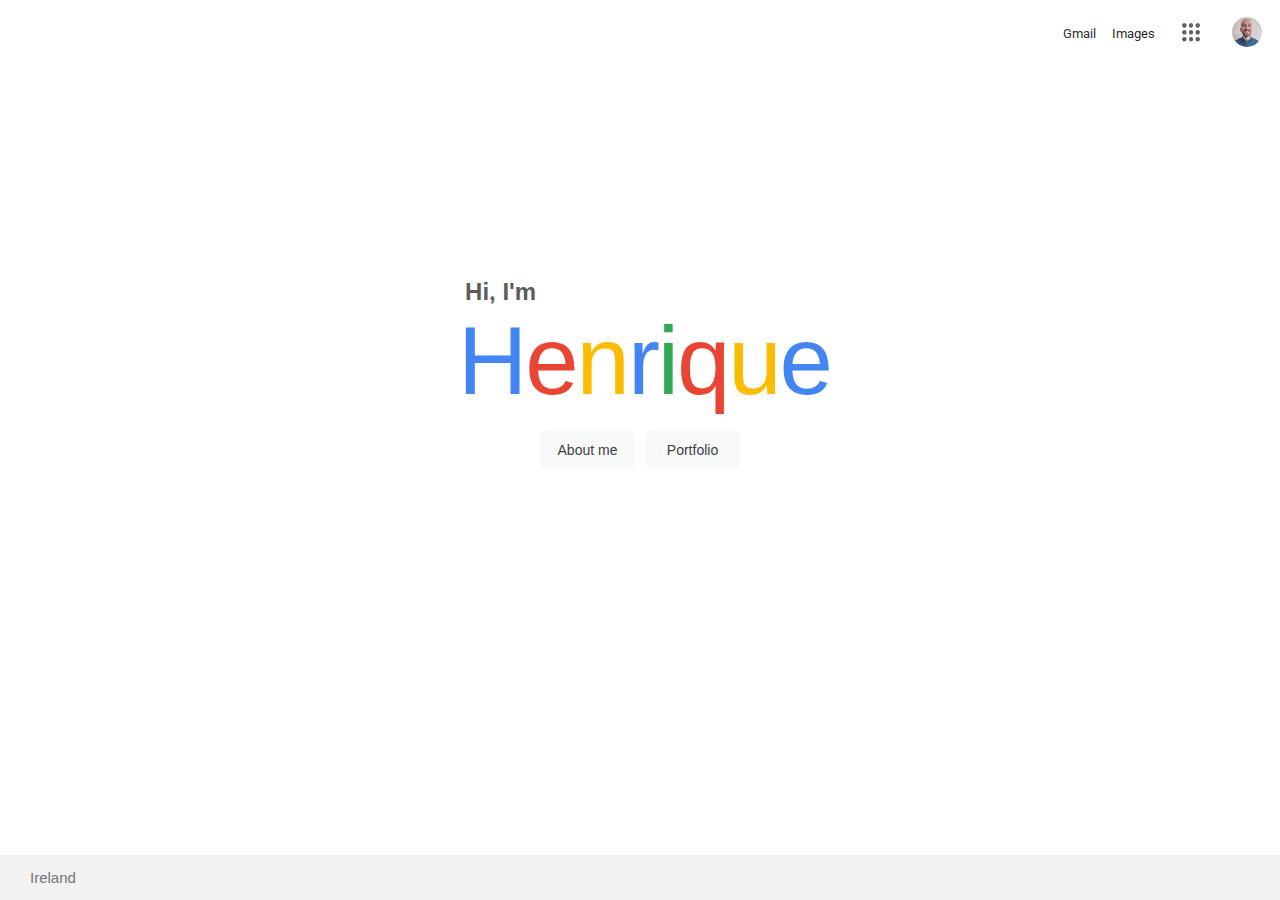
<file: index.html>
<!DOCTYPE html>
<html lang="en">
    <head>
        <meta charset="UTF-8" />
        <meta name="viewport" content="width=device-width, initial-scale=1.0" />
        <meta http-equiv="X-UA-Compatible" content="ie=edge" />
        <meta name="description" content="A website to show my coding abilities, creativity and desire to work on Google" />
        <link rel="shortcut icon" type="image/png" href="assets/media/favicon.png" />
        <link rel="stylesheet" href="assets/css/style.css" type="text/css" />
        <link rel="preconnect" href="https://fonts.gstatic.com" />
        <link href="https://fonts.googleapis.com/css2?family=Roboto:wght@400;500;600;700&display=swap" rel="stylesheet" />
        <link
            rel="stylesheet"
            href="https://cdnjs.cloudflare.com/ajax/libs/font-awesome/5.15.1/css/all.min.css"
            integrity="sha512-+4zCK9k+qNFUR5X+cKL9EIR+ZOhtIloNl9GIKS57V1MyNsYpYcUrUeQc9vNfzsWfV28IaLL3i96P9sdNyeRssA=="
            crossorigin="anonymous"
            type="text/css"
        />
        <title>Google CV</title>
    </head>
    <body>

        <!-- Navigation bar -->
        <div class="container-navbar">
            <div class="burguer">
                <div></div>
                <div></div>
                <div></div>
            </div>
            <ul class="ul-images display-none-m">
                <li class="uppercase selected-blue">All</li>
                <li class="uppercase"><a id="anchor-image" href="images.html">Images</a></li>
            </ul>
            <ul>
                <li class="display-none-s"><a href="mailto:henrique.peeroni@gmail.com?subject=We would like to schedule an interview">Gmail</a></li>
                <li class="display-none-s"><a href="images.html">Images</a></li>
                <li class="image-list display-none-s">
                    <a><img class="app-image" src="assets/media/apps.png" alt="Apps icon" /></a>
                </li>
                <li class="image-list">
                    <a href=""><img class="profile-image" src="assets/media/profile.png" alt="Profile picture" /></a>
                </li>
            </ul>
        </div>

        <!-- Navbar smallscreens -->
        <div class="slider">
            <nav class="navbar">
                <ul>
                    <li>
                        <a href="index.html">
                            <h3>
                                <span class="blue-letter">H</span>
                                <span class="red-letter">e</span>
                                <span class="yellow-letter">n</span>
                                <span class="blue-letter">r</span>
                                <span class="green-letter">i</span>
                                <span class="red-letter">q</span>
                                <span class="yellow-letter">u</span>
                                <span class="blue-letter">e</span>
                            </h3>
                        </a>
                    </li>
                    <li>
                        <button>
                            <img class="google-icon" src="assets/media/icons/google-icon.svg" alt="Profile Image" />
                            Get the app
                        </button>
                    </li>
                    <li>
                        <a href="index.html"><i class="fas fa-home"></i>Home</a>
                    </li>
                    <li>
                        <a href="https://myactivity.google.com/item?utm_source=google&hl=en-IE&sa=X&ved=0ahUKEwi1rImujOzuAhUAQhUIHfltCUoQsLsECAY&pli=1&restrict=search"><i class="fas fa-history"></i>Search History</a>
                    </li>
                    <li>
                        <a href="https://www.google.com/save?hl=en-IE&sa=X&ved=0ahUKEwi1rImujOzuAhUAQhUIHfltCUoQnpcCCAc"><i class="fas fa-bookmark"></i>Collections</a>
                    </li>
                    <li>
                        <a href="https://www.google.com/preferences?hl=en-IE&sa=X&ved=0ahUKEwiiy6bXqezuAhUIUhUIHQnzAp0Qn5cCCAg"><i class="fas fa-cog"></i>Settings</a>
                    </li>
                    <li>
                        <a href="https://myactivity.google.com/privacyadvisor/search?utm_source=googlemenu&sa=X&ved=0ahUKEwiiy6bXqezuAhUIUhUIHQnzAp0Qp9gDCAk&pli=1"><i class="fas fa-user-shield"></i>Your data in Search</a>
                    </li>
                    <li>
                        <a href="https://www.google.com/safesearch?hl=en-IE&prev=https://www.google.com/&sa=X&ved=0ahUKEwjfjILjqezuAhVSRxUIHUwzCxQQkqkxCAo"><i class="fas fa-eye-slash"></i>Hide explicit results</a>
                    </li>
                    <li>
                        <a href="https://www.google.com/search/howsearchworks/"><i class="fas fa-search"></i>How Search workd</a>
                    </li>
                    <li>
                        <a href="https://support.google.com/websearch/?visit_id=637490039293134150-1014534305&hl=en-IE&rd=2#topic=3378866"><i class="fas fa-question-circle"></i>Help</a>
                    </li>
                    <li><i class="fas fa-exclamation-circle"></i><a href="mailto:henrique.peeroni@gmail.com?subject=Feedback about Google-CV website">Send feedback</a></li>
                </ul>
            </nav>
        </div>

        <section>
            <div class="container-greeting">
                <div class="gretting">
                    <div>
                        <h2>Hi, I'm</h2>
                        <h1>
                            <span class="blue-letter">H</span>
                            <span class="red-letter">e</span>
                            <span class="yellow-letter">n</span>
                            <span class="blue-letter">r</span>
                            <span class="green-letter">i</span>
                            <span class="red-letter">q</span>
                            <span class="yellow-letter">u</span>
                            <span class="blue-letter">e</span>
                        </h1>
                    </div>
                    <div class="container-buttons">
                        <a href="about.html">About me</a>
                        <a href="portfolio.html">Portfolio</a>
                    </div>
                </div>
            </div>
        </section>
    
        <!-- Modal -->
        <div class="modal-container">
            <div class="modal-icons">
                <!-- All the icons were took from https://www.flaticon.com/packs/google-2?k=1613335533292 -->
                <div>
                    <img class="profile-image app-image" src="assets/media/profile.png" alt="Profile Image" />
                    <p>Account</p>
                </div>
                <div>
                    <img src="assets/media/icons/search.svg" alt="Search Icon" />
                    <p>Search</p>
                </div>
                <div>
                    <img src="assets/media/icons/business.svg" alt="Business Icon" />
                    <p>Business</p>
                </div>
                <div>
                    <img src="assets/media/icons/maps.svg" alt="Maps Icon" />
                    <p>Maps</p>
                </div>
                <div>
                    <img src="assets/media/icons/youtube.svg" alt="YouTube Icon" />
                    <p>YouTube</p>
                </div>
                <div>
                    <img src="assets/media/icons/adwords.svg" alt="Adwords Icon" />
                    <p>Adwords</p>
                </div>
                <div>
                    <img src="assets/media/icons/news.svg" alt="News Icon" />
                    <p>News</p>
                </div>
                <div>
                    <img src="assets/media/icons/gmail.svg" alt="Gmail Icon" />
                    <p>Gmail</p>
                </div>
                <div>
                    <img src="assets/media/icons/sheets.svg" alt="Sheets Icon" />
                    <p>Sheets</p>
                </div>
                <div>
                    <img src="assets/media/icons/account.svg" alt="Contacts Icon" />
                    <p>Contacts</p>
                </div>
                <div>
                    <img src="assets/media/icons/drive.svg" alt="Drive Icon" />
                    <p>Drive</p>
                </div>
                <div>
                    <img src="assets/media/icons/calendar.svg" alt="Calender Icon" />
                    <p>Calender</p>
                </div>
                <div>
                    <img src="assets/media/icons/translate.svg" alt="Translate Icon" />
                    <p>Translate</p>
                </div>
                <div>
                    <img src="assets/media/icons/photos.svg" alt="Photos Icon" />
                    <p>Photos</p>
                </div>
                <div>
                    <img src="assets/media/icons/slides.svg" alt="Slides Icon" />
                    <p>Slides</p>
                </div>
            </div>
        </div>

        <!-- Footer -->
        <footer>
            <div class="footer-container">
                <p>Ireland</p>
                <ul>
                    <li>
                        <a href="https://github.com/henriqueperoni" target="_blank"><i class="fab fa-github"></i></a>
                    </li>
                    <li>
                        <a href="https://www.linkedin.com/in/henriqueperoni/" target="_blank"><i class="fab fa-linkedin"></i></a>
                    </li>
                </ul>
            </div>
        </footer>

        <script src="assets/js/script.js"></script>
    </body>
</html>
</file>
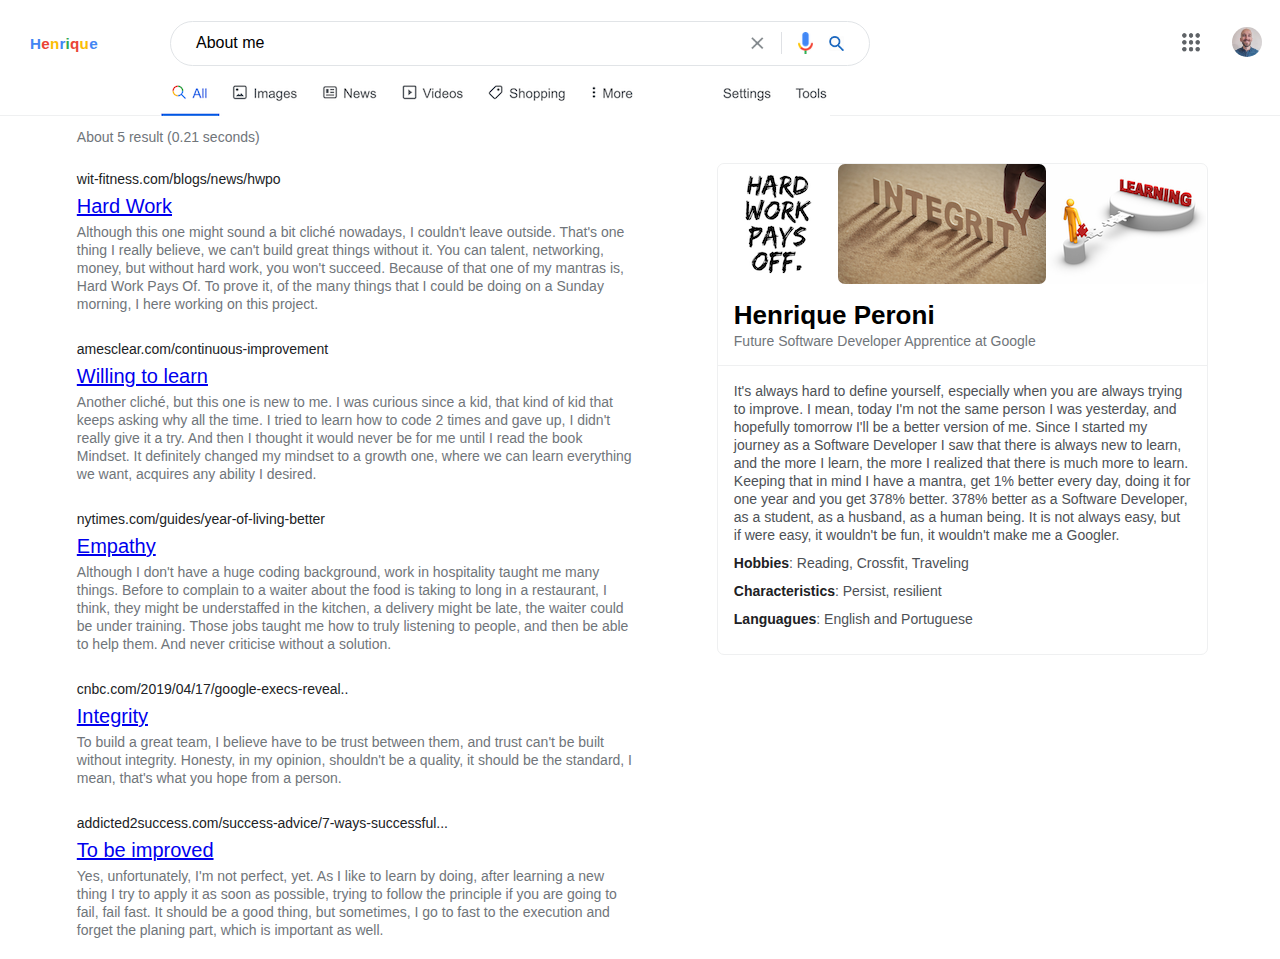
<file: about.html>
<!DOCTYPE html>
<html lang="en">
    <head>
        <meta charset="UTF-8" />
        <meta name="viewport" content="width=device-width, initial-scale=1.0" />
        <meta http-equiv="X-UA-Compatible" content="ie=edge" />
        <meta name="description" content="A website to show my coding abilities, creativity and desire to work on Google" />
        <link rel="shortcut icon" type="image/png" href="assets/media/favicon.png" />
        <link rel="stylesheet" href="assets/css/style.css" type="text/css" />
        <link rel="preconnect" href="https://fonts.gstatic.com" />
        <link href="https://fonts.googleapis.com/css2?family=Roboto:wght@400;500;600;700&display=swap" rel="stylesheet" />
        <link
            rel="stylesheet"
            href="https://cdnjs.cloudflare.com/ajax/libs/font-awesome/5.15.1/css/all.min.css"
            integrity="sha512-+4zCK9k+qNFUR5X+cKL9EIR+ZOhtIloNl9GIKS57V1MyNsYpYcUrUeQc9vNfzsWfV28IaLL3i96P9sdNyeRssA=="
            crossorigin="anonymous"
            type="text/css"
        />
        <title>Google CV - About</title>
    </head>
    <body>
        <header>
            <!-- Navbar displayed in large screens -->
            <div class="container-navbar display-none-s">
                <a href="index.html">
                    <h3>
                        <span class="blue-letter">H</span>
                        <span class="red-letter">e</span>
                        <span class="yellow-letter">n</span>
                        <span class="blue-letter">r</span>
                        <span class="green-letter">i</span>
                        <span class="red-letter">q</span>
                        <span class="yellow-letter">u</span>
                        <span class="blue-letter">e</span>
                    </h3>
                </a>
                <div class="fake-input">
                    <p>About me</p>
                    <div class="input-icons">
                        <img src="assets/media/clear.png" alt="Clear icon" />
                        <img class="bar" src="assets/media/bar.png" alt="Bar icon" />
                        <img src="assets/media/microphone.png" alt="Microphone icon" />
                        <img src="assets/media/magnifying.glass.png" alt="Magnifying glass icon" />
                    </div>
                </div>
                <ul>
                    <li class="image-list">
                        <a><img class="app-image" src="assets/media/apps.png" alt="Apps icon" /></a>
                    </li>
                    <li class="image-list">
                        <a><img class="profile-image" src="assets/media/profile.png" alt="Profile picture" /></a>
                    </li>
                </ul>
            </div>

            <!-- Navbar displayed in small screens -->
            <div class="container-navbar display-none-m">
                <div class="burguer">
                    <div></div>
                    <div></div>
                    <div></div>
                </div>
                <a href="index.html">
                    <h3>
                        <span class="blue-letter">H</span>
                        <span class="red-letter">e</span>
                        <span class="yellow-letter">n</span>
                        <span class="blue-letter">r</span>
                        <span class="green-letter">i</span>
                        <span class="red-letter">q</span>
                        <span class="yellow-letter">u</span>
                        <span class="blue-letter">e</span>
                    </h3>
                </a>
                <ul>
                    <li class="image-list display-none-s">
                        <a><img class="app-image display-none-s" src="assets/media/apps.png" alt="Apps icon" /></a>
                    </li>
                    <li class="image-list">
                        <a><img class="profile-image" src="assets/media/profile.png" alt="Profile picture" /></a>
                    </li>
                </ul>

                <div class="fake-input display-none-s">
                    <p>About me</p>
                    <div class="input-icons">
                        <img src="assets/media/clear.png" alt="Clear icon" />
                        <img class="bar" src="assets/media/bar.png" alt="Bar icon" />
                        <img src="assets/media/microphone.png" alt="Microphone icon" />
                        <img src="assets/media/magnifying.glass.png" alt="Magnifying glass icon" />
                    </div>
                </div>
            </div>

            <!-- Navbar displayed in small screens -->
            <div class="fake-input display-none-m">
                <div class="input-icons">
                    <img src="assets/media/magnifying.glass.png" alt="Magnifying glass icon" />
                    <p>About me</p>
                </div>
                <div class="input-icons">
                    <img src="assets/media/clear.png" alt="Clear icon" />
                </div>
            </div>

            <div class="ruler">
                <img class="display-none-s" src="assets/media/results-option.png" alt="Results bar" />
                <div class="search-items display-none-m">
                    <p class="selected">All</p>
                    <p>Images</p>
                    <p>Shopping</p>
                    <p>Maps</p>
                    <p>Videos</p>
                    <p>News</p>
                </div>
            </div>

            <!-- Side navbar small screens -->
            <div class="slider">
                <nav class="navbar">
                    <ul>
                        <li>
                            <a href="index.html">
                                <h3>
                                    <span class="blue-letter">H</span>
                                    <span class="red-letter">e</span>
                                    <span class="yellow-letter">n</span>
                                    <span class="blue-letter">r</span>
                                    <span class="green-letter">i</span>
                                    <span class="red-letter">q</span>
                                    <span class="yellow-letter">u</span>
                                    <span class="blue-letter">e</span>
                                </h3>
                            </a>
                        </li>
                        <li>
                            <button>
                                <img class="google-icon" src="assets/media/icons/google-icon.svg" alt="Profile Image" />
                                Get the app
                            </button>
                        </li>
                        <li>
                            <a href="index.html"><i class="fas fa-home"></i>Home</a>
                        </li>
                        <li>
                            <a href="https://myactivity.google.com/item?utm_source=google&hl=en-IE&sa=X&ved=0ahUKEwi1rImujOzuAhUAQhUIHfltCUoQsLsECAY&pli=1&restrict=search">
                                <i class="fas fa-history"></i>Search History
                            </a>
                        </li>
                        <li>
                            <a href="https://www.google.com/save?hl=en-IE&sa=X&ved=0ahUKEwi1rImujOzuAhUAQhUIHfltCUoQnpcCCAc">
                                <i class="fas fa-bookmark"></i>Collections
                            </a>
                        </li>
                        <li>
                            <a href="https://www.google.com/preferences?hl=en-IE&sa=X&ved=0ahUKEwiiy6bXqezuAhUIUhUIHQnzAp0Qn5cCCAg">
                                <i class="fas fa-cog"></i>Settings
                            </a>
                        </li>
                        <li>
                            <a href="https://myactivity.google.com/privacyadvisor/search?utm_source=googlemenu&sa=X&ved=0ahUKEwiiy6bXqezuAhUIUhUIHQnzAp0Qp9gDCAk&pli=1">
                                <i class="fas fa-user-shield"></i>Your data in Search
                            </a>
                        </li>
                        <li>
                            <a href="https://www.google.com/safesearch?hl=en-IE&prev=https://www.google.com/&sa=X&ved=0ahUKEwjfjILjqezuAhVSRxUIHUwzCxQQkqkxCAo">
                                <i class="fas fa-eye-slash"></i>Hide explicit results
                            </a>
                        </li>
                        <li>
                            <a href="https://www.google.com/search/howsearchworks/">
                                <i class="fas fa-search"></i>How Search workd
                            </a>
                        </li>
                        <li>
                            <a href="https://support.google.com/websearch/?visit_id=637490039293134150-1014534305&hl=en-IE&rd=2#topic=3378866">
                                <i class="fas fa-question-circle"></i>Help
                            </a>
                        </li>
                        <li>
                            <i class="fas fa-exclamation-circle"></i>
                            <a href="mailto:henrique.peeroni@gmail.com?subject=Feedback about Google-CV website">Send feedback</a>
                        </li>
                    </ul>
                </nav>
            </div>
        </header>

        <section class="search-results">
            <p class="display-none-s">About 5 result (0.21 seconds)</p>

            <div class="container-results">
                <div>
                    <div class="results-intro display-none-m">
                        <h2>Henrique Peroni</h2>
                        <h4>Software Engineer</h4>
                    </div>
                    <div class="results-list">
                        <div>
                            <h4>wit-fitness.com/blogs/news/hwpo</h4>
                            <h3><a href="https://www.wit-fitness.com/blogs/news/hwpo-mat-fraser-college-mindset-became-mantra" target="_blank">Hard Work</a></h3>
                            <p>
                                Although this one might sound a bit cliché nowadays, I couldn't leave outside. That's one thing I really believe, we
                                can't build great things without it. You can talent, networking, money, but without hard
                                work, you won't succeed. Because of that one of my mantras is, Hard Work Pays Of. To prove it, of the many things
                                that I could be doing on a Sunday morning, I here working on this project.
                            </p>
                        </div>
                    </div>
                    <div class="results-list">
                        <div>
                            <h4>amesclear.com/continuous-improvement</h4>
                            <h3><a href="https://jamesclear.com/continuous-improvement" target="_blank">Willing to learn</a></h3>
                            <p>
                                Another cliché, but this one is new to me. I was curious since a kid, that kind of kid that keeps asking why all the
                                time. I tried to learn how to code 2 times and gave up, I didn't really give it a try. And then I
                                thought it would never be for me until I read the book Mindset. It definitely changed my mindset to a growth one,
                                where we can learn everything we want, acquires any ability I desired.
                            </p>
                        </div>
                    </div>
                    <div class="results-list">
                        <div>
                            <h4>nytimes.com/guides/year-of-living-better</h4>
                            <h3><a href="https://www.nytimes.com/guides/year-of-living-better/how-to-be-more-empathetic" target="_blank">Empathy</a></h3>
                            <p>
                                Although I don't have a huge coding background, work in hospitality taught me many things. Before to complain to a
                                waiter about the food is taking to long in a restaurant, I think, they might be understaffed in the kitchen, a
                                delivery might be late, the waiter could be under training. Those jobs taught me how to truly listening to people,
                                and then be able to help them. And never criticise without a solution.
                            </p>
                        </div>
                    </div>
                    <div class="results-list">
                        <div>
                            <h4>cnbc.com/2019/04/17/google-execs-reveal..</h4>
                            <h3><a href="https://www.cnbc.com/2019/04/17/google-execs-reveal-secrets-to-success-from-ceo-coach-bill-campbell.html" target="_blank">Integrity</a></h3>
                            <p>
                                To build a great team, I believe have to be trust between them, and trust can't be built without integrity. Honesty,
                                in my opinion, shouldn't be a quality, it should be the standard, I mean, that's what you hope from a person.
                            </p>
                        </div>
                    </div>
                    <div class="results-list">
                        <div>
                            <h4>addicted2success.com/success-advice/7-ways-successful...</h4>
                            <h3><a href="https://addicted2success.com/success-advice/7-ways-successful-people-deal-with-their-weaknesses/"
                                    target="_blank">To be improved</a></h3>
                            <p>
                                Yes, unfortunately, I'm not perfect, yet. As I like to learn by doing, after learning a new thing I try to
                                apply it as soon as possible, trying to follow the principle if you are going to fail, fail fast.
                                It should be a good thing, but sometimes, I go to fast to the execution and forget the planing part, which
                                is important as well.
                            </p>
                        </div>
                    </div>
                </div>

                <div class="results-box display-none-s">
                    <div class="results-header">
                        <div class="results-images">
                            <img class="display-none-lg" src="assets/media/hard-work.png" alt="Image with the saying 'Hard work pays off'" />
                            <img src="assets/media/integrety.png" alt="Image with integrety word" />
                            <img src="assets/media/learning.png" alt="Image with learning word" />
                        </div>
                        <div class="results-intro">
                            <h2>Henrique Peroni</h2>
                            <h4>Future Software Developer Apprentice at Google</h4>
                        </div>
                        <div class="results-main display-none-s">
                            <p>
                                It's always hard to define yourself, especially when you are always trying to improve. I mean, today I'm not the same person I was yesterday, and hopefully tomorrow I'll be a better version of me. Since I
                                started my journey as a Software Developer I saw that there is always new to learn, and the more I learn, the more I realized that there is much more to learn. Keeping that in mind I have a mantra, get 1%
                                better every day, doing it for one year and you get 378% better. 378% better as a Software Developer, as a student, as a husband, as a human being. It is not always easy, but if were easy, it wouldn't be fun,
                                it wouldn't make me a Googler.
                            </p>
                            <p><strong>Hobbies</strong>: Reading, Crossfit, Traveling</p>
                            <p><strong>Characteristics</strong>: Persist, resilient</p>
                            <p><strong>Languagues</strong>: English and Portuguese</p>
                        </div>
                    </div>
                </div>
            </div>
        </section>

        <!-- Modal -->
        <div class="modal-container">
            <div class="modal-icons move-modal">
                <!-- All the icons were took from https://www.flaticon.com/packs/google-2?k=1613335533292 -->
                <div>
                    <img class="profile-image app-image" src="assets/media/profile.png" alt="Profile Image" />
                    <p>Account</p>
                </div>
                <div>
                    <img src="assets/media/icons/search.svg" alt="Search Icon" />
                    <p>Search</p>
                </div>
                <div>
                    <img src="assets/media/icons/business.svg" alt="Business Icon" />
                    <p>Business</p>
                </div>
                <div>
                    <img src="assets/media/icons/maps.svg" alt="Maps Icon" />
                    <p>Maps</p>
                </div>
                <div>
                    <img src="assets/media/icons/youtube.svg" alt="YouTube Icon" />
                    <p>YouTube</p>
                </div>
                <div>
                    <img src="assets/media/icons/adwords.svg" alt="Adwords Icon" />
                    <p>Adwords</p>
                </div>
                <div>
                    <img src="assets/media/icons/news.svg" alt="News Icon" />
                    <p>News</p>
                </div>
                <div>
                    <img src="assets/media/icons/gmail.svg" alt="Gmail Icon" />
                    <p>Gmail</p>
                </div>
                <div>
                    <img src="assets/media/icons/sheets.svg" alt="Sheets Icon" />
                    <p>Sheets</p>
                </div>
                <div>
                    <img src="assets/media/icons/account.svg" alt="Contacts Icon" />
                    <p>Contacts</p>
                </div>
                <div>
                    <img src="assets/media/icons/drive.svg" alt="Drive Icon" />
                    <p>Drive</p>
                </div>
                <div>
                    <img src="assets/media/icons/calendar.svg" alt="Calender Icon" />
                    <p>Calender</p>
                </div>
                <div>
                    <img src="assets/media/icons/translate.svg" alt="Translate Icon" />
                    <p>Translate</p>
                </div>
                <div>
                    <img src="assets/media/icons/photos.svg" alt="Photos Icon" />
                    <p>Photos</p>
                </div>
                <div>
                    <img src="assets/media/icons/slides.svg" alt="Slides Icon" />
                    <p>Slides</p>
                </div>
            </div>
        </div>

        <script src="assets/js/script.js"></script>
    </body>
</html>
</file>
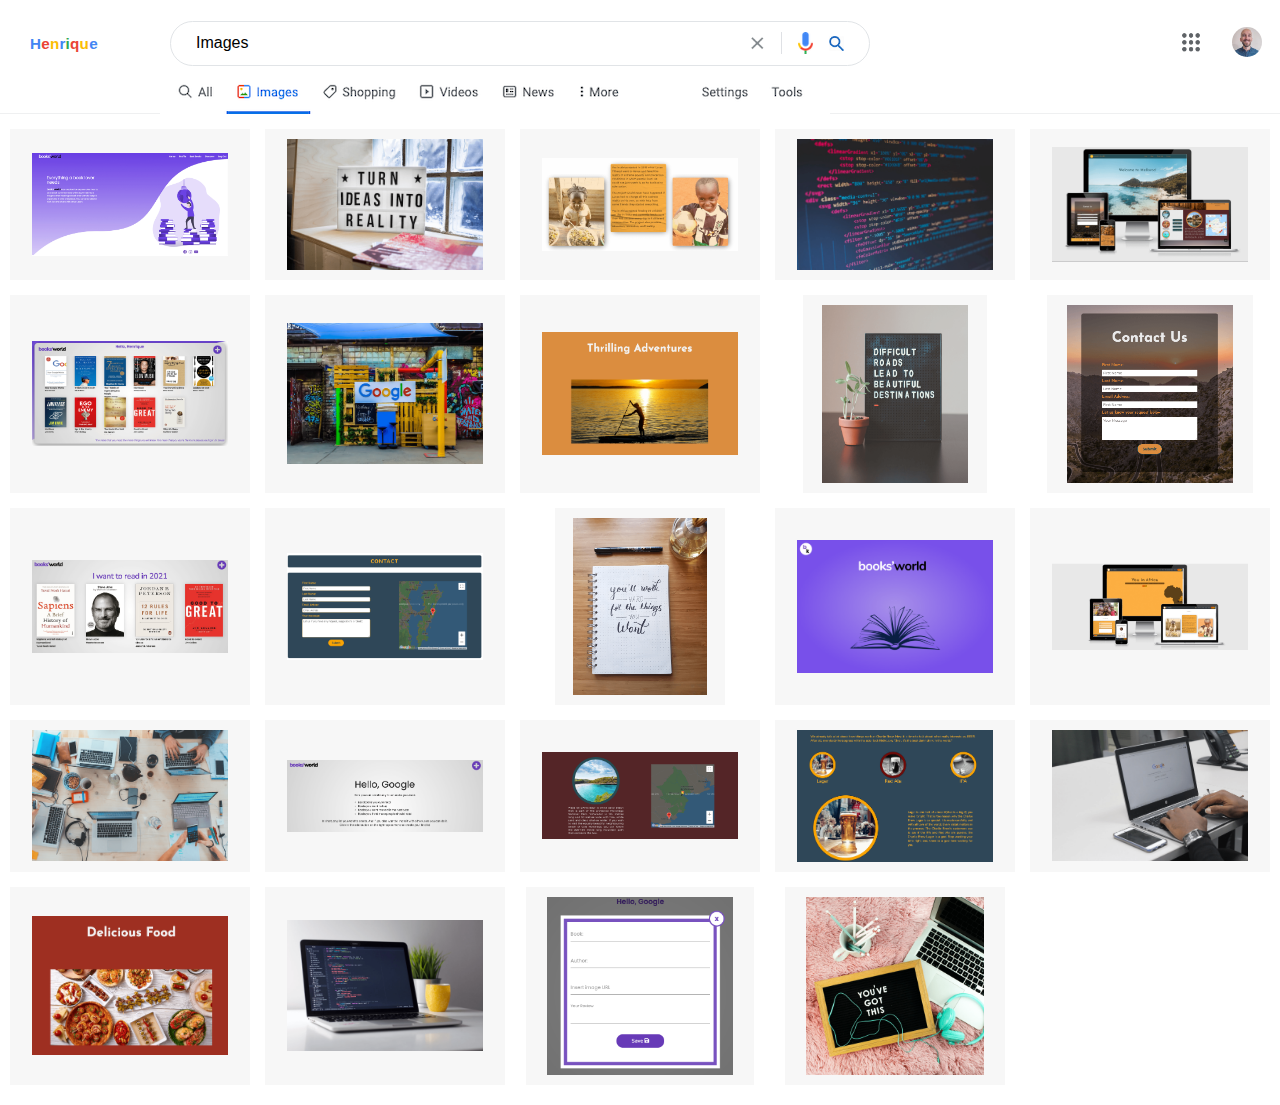
<file: images.html>
<!DOCTYPE html>
<html lang="en">
    <head>
        <meta charset="UTF-8" />
        <meta name="viewport" content="width=device-width, initial-scale=1.0" />
        <meta http-equiv="X-UA-Compatible" content="ie=edge" />
        <meta name="description" content="A website to show my coding abilities, creativity and desire to work on Google" />
        <link rel="shortcut icon" type="image/png" href="assets/media/favicon.png" />
        <link rel="stylesheet" href="assets/css/style.css" type="text/css" />
        <link rel="preconnect" href="https://fonts.gstatic.com" />
        <link href="https://fonts.googleapis.com/css2?family=Roboto:wght@400;500;600;700&display=swap" rel="stylesheet" />
        <link
            rel="stylesheet"
            href="https://cdnjs.cloudflare.com/ajax/libs/font-awesome/5.15.1/css/all.min.css"
            integrity="sha512-+4zCK9k+qNFUR5X+cKL9EIR+ZOhtIloNl9GIKS57V1MyNsYpYcUrUeQc9vNfzsWfV28IaLL3i96P9sdNyeRssA=="
            crossorigin="anonymous"
            type="text/css"
        />
        <title>Google CV - Images</title>
    </head>
    <body>
        <header>
            <!-- Navbar displayed in large screens -->
            <div class="container-navbar display-none-s">
                <a href="index.html">
                    <h3>
                        <span class="blue-letter">H</span>
                        <span class="red-letter">e</span>
                        <span class="yellow-letter">n</span>
                        <span class="blue-letter">r</span>
                        <span class="green-letter">i</span>
                        <span class="red-letter">q</span>
                        <span class="yellow-letter">u</span>
                        <span class="blue-letter">e</span>
                    </h3>
                </a>
                <div class="fake-input">
                    <p>Images</p>
                    <div class="input-icons">
                        <img src="assets/media/clear.png" alt="Clear icon" />
                        <img class="bar" src="assets/media/bar.png" alt="Bar icon" />
                        <img src="assets/media/microphone.png" alt="Microphone icon" />
                        <img src="assets/media/magnifying.glass.png" alt="Magnifying glass icon" />
                    </div>
                </div>
                <ul>
                    <li class="image-list">
                        <a><img class="app-image" src="assets/media/apps.png" alt="Apps icon" /></a>
                    </li>
                    <li class="image-list">
                        <a><img class="profile-image" src="assets/media/profile.png" alt="Profile picture" /></a>
                    </li>
                </ul>
            </div>

            <!-- Navbar displayed in small screens -->
            <div class="container-navbar display-none-m">
                <div class="burguer">
                    <div></div>
                    <div></div>
                    <div></div>
                </div>
                <a href="index.html">
                    <h3>
                        <span class="blue-letter">H</span>
                        <span class="red-letter">e</span>
                        <span class="yellow-letter">n</span>
                        <span class="blue-letter">r</span>
                        <span class="green-letter">i</span>
                        <span class="red-letter">q</span>
                        <span class="yellow-letter">u</span>
                        <span class="blue-letter">e</span>
                    </h3>
                </a>
                <ul>
                    <li class="image-list display-none-s">
                        <a><img class="app-image display-none-s" src="assets/media/apps.png" alt="Apps icon" /></a>
                    </li>
                    <li class="image-list">
                        <a><img class="profile-image" src="assets/media/profile.png" alt="Profile picture" /></a>
                    </li>
                </ul>

                <div class="fake-input display-none-s">
                    <p>Images</p>
                    <div class="input-icons">
                        <img src="assets/media/clear.png" alt="Clear icon" />
                        <img class="bar" src="assets/media/bar.png" alt="Bar icon" />
                        <img src="assets/media/microphone.png" alt="Microphone icon" />
                        <img src="assets/media/magnifying.glass.png" alt="Magnifying glass icon" />
                    </div>
                </div>
            </div>

            <!-- Navbar displayed in small screens -->
            <div class="fake-input display-none-m">
                <div class="input-icons">
                    <img src="assets/media/magnifying.glass.png" alt="Magnifying glass icon" />
                    <p>Images</p>
                </div>
                <div class="input-icons">
                    <img src="assets/media/clear.png" alt="Clear icon" />
                </div>
            </div>

            <div class="ruler">
                <img class="display-none-s" src="assets/media/results-option-images.png" alt="Results bar" />
                <div class="search-items display-none-m padding-bottom">
                    <p class="uppercase">All</p>
                    <p class="uppercase selected-blue">Images</p>
                    <p class="uppercase">Shopping</p>
                    <p class="uppercase">Videos</p>
                    <p class="uppercase">News</p>
                </div>
            </div>

            <!-- Side navbar small screens -->
            <div class="slider">
                <nav class="navbar">
                    <ul>
                        <li>
                            <a href="index.html">
                                <h3>
                                    <span class="blue-letter">H</span>
                                    <span class="red-letter">e</span>
                                    <span class="yellow-letter">n</span>
                                    <span class="blue-letter">r</span>
                                    <span class="green-letter">i</span>
                                    <span class="red-letter">q</span>
                                    <span class="yellow-letter">u</span>
                                    <span class="blue-letter">e</span>
                                </h3>
                            </a>
                        </li>
                        <li>
                            <button>
                                <img class="google-icon" src="assets/media/icons/google-icon.svg" alt="Profile Image" />
                                Get the app
                            </button>
                        </li>
                        <li>
                            <a href="index.html"><i class="fas fa-home"></i>Home</a>
                        </li>
                        <li>
                            <a href="https://myactivity.google.com/item?utm_source=google&hl=en-IE&sa=X&ved=0ahUKEwi1rImujOzuAhUAQhUIHfltCUoQsLsECAY&pli=1&restrict=search">
                                <i class="fas fa-history"></i>Search History
                            </a>
                        </li>
                        <li>
                            <a href="https://www.google.com/save?hl=en-IE&sa=X&ved=0ahUKEwi1rImujOzuAhUAQhUIHfltCUoQnpcCCAc">
                                <i class="fas fa-bookmark"></i>Collections
                            </a>
                        </li>
                        <li>
                            <a href="https://www.google.com/preferences?hl=en-IE&sa=X&ved=0ahUKEwiiy6bXqezuAhUIUhUIHQnzAp0Qn5cCCAg">
                                <i class="fas fa-cog"></i>Settings
                            </a>
                        </li>
                        <li>
                            <a href="https://myactivity.google.com/privacyadvisor/search?utm_source=googlemenu&sa=X&ved=0ahUKEwiiy6bXqezuAhUIUhUIHQnzAp0Qp9gDCAk&pli=1">
                                <i class="fas fa-user-shield"></i>Your data in Search
                            </a>
                        </li>
                        <li>
                            <a href="https://www.google.com/safesearch?hl=en-IE&prev=https://www.google.com/&sa=X&ved=0ahUKEwjfjILjqezuAhVSRxUIHUwzCxQQkqkxCAo">
                                <i class="fas fa-eye-slash"></i>Hide explicit results
                            </a>
                        </li>
                        <li>
                            <a href="https://www.google.com/search/howsearchworks/">
                                <i class="fas fa-search"></i>How Search workd
                            </a>
                        </li>
                        <li>
                            <a href="https://support.google.com/websearch/?visit_id=637490039293134150-1014534305&hl=en-IE&rd=2#topic=3378866">
                                <i class="fas fa-question-circle"></i>Help
                            </a>
                        </li>
                        <li>
                            <i class="fas fa-exclamation-circle"></i>
                            <a href="mailto:henrique.peeroni@gmail.com?subject=Feedback about Google-CV website">Send feedback</a>
                        </li>
                    </ul>
                </nav>
            </div>
        </header>

            <!-- Result Images -->
        <section>
            <div class="container-images">
                <div class="images-wrapper">
                    <img src="assets/media/image-page/ms3-1.png" alt="Home page Book's World" onclick="onClick(this)" class="hover-opacity" />
                </div>
                <div class="images-wrapper">
                    <img src="assets/media/image-page/ideas.png" alt="Turn ideas into reality" onclick="onClick(this)" class="hover-opacity" />
                </div>
                <div class="images-wrapper">
                    <img src="assets/media/image-page/ms1-3.png" alt="You in Africa intro message" onclick="onClick(this)" class="hover-opacity" />
                </div>
                <div class="images-wrapper">
                    <img src="assets/media/image-page/code1.png" alt="Code snippet" onclick="onClick(this)" class="hover-opacity" />
                </div>
                <div class="images-wrapper">
                    <img src="assets/media/image-page/ms2-l.png" alt="Welcome to Mallorca mock-up" onclick="onClick(this)" class="hover-opacity" />
                </div>
                <div class="images-wrapper">
                    <img src="assets/media/image-page/ms3-5.png" alt="Henrique's profile at Book's World" onclick="onClick(this)" class="hover-opacity" />
                </div>
                <div class="images-wrapper">
                    <img src="assets/media/image-page/google.png" alt="Google" onclick="onClick(this)" class="hover-opacity" />
                </div>
                <div class="images-wrapper">
                    <img src="assets/media/image-page/ms2-1.png" alt="Intro image from Welcome to Mallorca website" onclick="onClick(this)" class="hover-opacity" />
                </div>
                <div class="images-wrapper">
                    <img src="assets/media/image-page/difficukt.png" alt="Difficult roads led to beaultiful destinations" onclick="onClick(this)" class="hover-opacity" />
                </div>
                <div class="images-wrapper">
                    <img src="assets/media/image-page/ms2-4.png" alt="Contact us page from Welcome to Mallorca website" onclick="onClick(this)" class="hover-opacity" />
                </div>
                <div class="images-wrapper">
                    <img src="assets/media/image-page/ms3-6.png" alt="Booklist from Book's World" onclick="onClick(this)" class="hover-opacity" />
                </div>
                <div class="images-wrapper">
                    <img src="assets/media/image-page/charlie-brew.png" alt="Contact page from Charlie Brew website" onclick="onClick(this)" class="hover-opacity" />
                </div>
                <div class="images-wrapper">
                    <img src="assets/media/image-page/work-hard.png" alt="You will work hard for the thing you want" onclick="onClick(this)" class="hover-opacity" />
                </div>
                <div class="images-wrapper">
                    <img src="assets/media/image-page/intro-readme.png" alt="Book's World's intro image" onclick="onClick(this)" class="hover-opacity" />
                </div>
                <div class="images-wrapper">
                    <img src="assets/media/image-page/ms1.png" alt="You in Africa mock-up" onclick="onClick(this)" class="hover-opacity" />
                </div>
                <div class="images-wrapper">
                    <img src="assets/media/image-page/laptops.png" alt="Several laptops on a table" onclick="onClick(this)" class="hover-opacity" />
                </div>
                <div class="images-wrapper">
                    <img src="assets/media/image-page/ms3-4.png" alt="Page on Book's World welcoming a new user named Google" onclick="onClick(this)" class="hover-opacity" />
                </div>
                <div class="images-wrapper">
                    <img src="assets/media/image-page/magic-island-map.png" alt="Map pointing a beach" onclick="onClick(this)" class="hover-opacity" />
                </div>
                <div class="images-wrapper">
                    <img src="assets/media/image-page/charlie-brew1.png" alt="Charlie Brew's beers" onclick="onClick(this)" class="hover-opacity" />
                </div>
                <div class="images-wrapper">
                    <img src="assets/media/image-page/typing-google.png" alt="Someone typing on the Google home page" onclick="onClick(this)" class="hover-opacity" />
                </div>
                <div class="images-wrapper">
                    <img src="assets/media/image-page/ms2-2.png" alt="Intro image from Welcome to Mallorca 'Delicious food'" onclick="onClick(this)" class="hover-opacity" />
                </div>
                <div class="images-wrapper">
                    <img src="assets/media/image-page/code.png" alt="Laptop on a table with code snippet in the screen" onclick="onClick(this)" class="hover-opacity" />
                </div>
                <div class="images-wrapper">
                    <img src="assets/media/image-page/ms3-8.png" alt="Popup modal from Book's World" onclick="onClick(this)" class="hover-opacity" />
                </div>
                <div class="images-wrapper">
                    <img src="assets/media/image-page/got-this.png" alt="You-ve got this" onclick="onClick(this)" class="hover-opacity" />
                </div>
            </div>

            <!-- Modal -->
        <div class="modal-container">
            <div class="modal-icons move-modal">
                <!-- All the icons were took from https://www.flaticon.com/packs/google-2?k=1613335533292 -->
                <div>
                    <img class="profile-image app-image" src="assets/media/profile.png" alt="Profile Image" />
                    <p>Account</p>
                </div>
                <div>
                    <img src="assets/media/icons/search.svg" alt="Search Icon" />
                    <p>Search</p>
                </div>
                <div>
                    <img src="assets/media/icons/business.svg" alt="Business Icon" />
                    <p>Business</p>
                </div>
                <div>
                    <img src="assets/media/icons/maps.svg" alt="Maps Icon" />
                    <p>Maps</p>
                </div>
                <div>
                    <img src="assets/media/icons/youtube.svg" alt="YouTube Icon" />
                    <p>YouTube</p>
                </div>
                <div>
                    <img src="assets/media/icons/adwords.svg" alt="Adwords Icon" />
                    <p>Adwords</p>
                </div>
                <div>
                    <img src="assets/media/icons/news.svg" alt="News Icon" />
                    <p>News</p>
                </div>
                <div>
                    <img src="assets/media/icons/gmail.svg" alt="Gmail Icon" />
                    <p>Gmail</p>
                </div>
                <div>
                    <img src="assets/media/icons/sheets.svg" alt="Sheets Icon" />
                    <p>Sheets</p>
                </div>
                <div>
                    <img src="assets/media/icons/account.svg" alt="Contacts Icon" />
                    <p>Contacts</p>
                </div>
                <div>
                    <img src="assets/media/icons/drive.svg" alt="Drive Icon" />
                    <p>Drive</p>
                </div>
                <div>
                    <img src="assets/media/icons/calendar.svg" alt="Calender Icon" />
                    <p>Calender</p>
                </div>
                <div>
                    <img src="assets/media/icons/translate.svg" alt="Translate Icon" />
                    <p>Translate</p>
                </div>
                <div>
                    <img src="assets/media/icons/photos.svg" alt="Photos Icon" />
                    <p>Photos</p>
                </div>
                <div>
                    <img src="assets/media/icons/slides.svg" alt="Slides Icon" />
                    <p>Slides</p>
                </div>
            </div>
        </div>

            <!-- Credit - https://www.w3schools.com/w3css/tryit.asp?filename=tryw3css_modal_gallery -->
            <div id="modal01" class="modal" onclick="this.style.display='none'">
                <span class="">&times;</span>
                <div class="modal-content animate-zoom">
                    <img id="img01" />
                </div>
            </div>
        </section>

        <script src="assets/js/script.js"></script>
    </body>
</html>
</file>
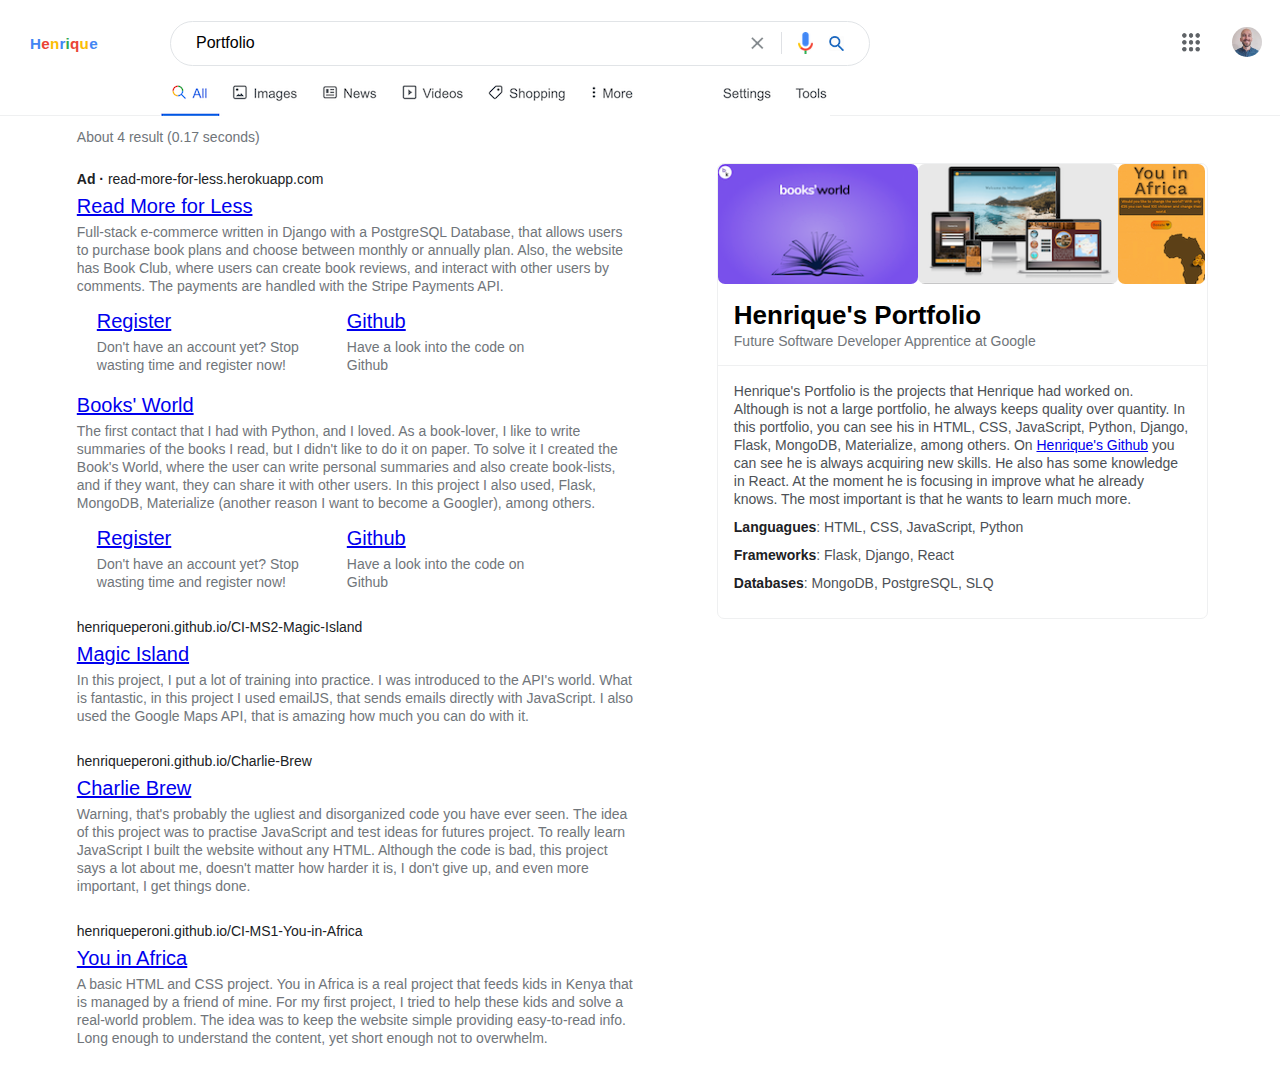
<file: portfolio.html>
<!DOCTYPE html>
<html lang="en">
    <head>
        <meta charset="UTF-8" />
        <meta name="viewport" content="width=device-width, initial-scale=1.0" />
        <meta http-equiv="X-UA-Compatible" content="ie=edge" />
        <meta name="description" content="A website to show my coding abilities, creativity and desire to work on Google" />
        <link rel="shortcut icon" type="image/png" href="assets/media/favicon.png" />
        <link rel="stylesheet" href="assets/css/style.css" type="text/css" />
        <link rel="preconnect" href="https://fonts.gstatic.com" />
        <link href="https://fonts.googleapis.com/css2?family=Roboto:wght@400;500;600;700&display=swap" rel="stylesheet" />
        <link
            rel="stylesheet"
            href="https://cdnjs.cloudflare.com/ajax/libs/font-awesome/5.15.1/css/all.min.css"
            integrity="sha512-+4zCK9k+qNFUR5X+cKL9EIR+ZOhtIloNl9GIKS57V1MyNsYpYcUrUeQc9vNfzsWfV28IaLL3i96P9sdNyeRssA=="
            crossorigin="anonymous"
            type="text/css"
        />
        <title>Google CV - Portfolio</title>
    </head>
    <body>
        <header>
            <!-- Navbar displayed in large screens -->
            <div class="container-navbar display-none-s">
                <a href="index.html">
                    <h3>
                        <span class="blue-letter">H</span>
                        <span class="red-letter">e</span>
                        <span class="yellow-letter">n</span>
                        <span class="blue-letter">r</span>
                        <span class="green-letter">i</span>
                        <span class="red-letter">q</span>
                        <span class="yellow-letter">u</span>
                        <span class="blue-letter">e</span>
                    </h3>
                </a>
                <div class="fake-input">
                    <p>Portfolio</p>
                    <div class="input-icons">
                        <img src="assets/media/clear.png" alt="Clear icon" />
                        <img class="bar" src="assets/media/bar.png" alt="Bar icon" />
                        <img src="assets/media/microphone.png" alt="Microphone icon" />
                        <img src="assets/media/magnifying.glass.png" alt="Magnifying glass icon" />
                    </div>
                </div>
                <ul>
                    <li class="image-list">
                        <a><img class="app-image" src="assets/media/apps.png" alt="Apps icon" /></a>
                    </li>
                    <li class="image-list">
                        <a><img class="profile-image" src="assets/media/profile.png" alt="Profile picture" /></a>
                    </li>
                </ul>
            </div>

            <!-- Navbar displayed in small screens -->
            <div class="container-navbar display-none-m">
                <div class="burguer">
                    <div></div>
                    <div></div>
                    <div></div>
                </div>
                <a href="index.html">
                    <h3>
                        <span class="blue-letter">H</span>
                        <span class="red-letter">e</span>
                        <span class="yellow-letter">n</span>
                        <span class="blue-letter">r</span>
                        <span class="green-letter">i</span>
                        <span class="red-letter">q</span>
                        <span class="yellow-letter">u</span>
                        <span class="blue-letter">e</span>
                    </h3>
                </a>
                <ul>
                    <li class="image-list display-none-s">
                        <a><img class="app-image display-none-s" src="assets/media/apps.png" alt="Apps icon" /></a>
                    </li>
                    <li class="image-list">
                        <a><img class="profile-image" src="assets/media/profile.png" alt="Profile picture" /></a>
                    </li>
                </ul>

                <div class="fake-input display-none-s">
                    <p>Portfolio</p>
                    <div class="input-icons">
                        <img src="assets/media/clear.png" alt="Clear icon" />
                        <img class="bar" src="assets/media/bar.png" alt="Bar icon" />
                        <img src="assets/media/microphone.png" alt="Microphone icon" />
                        <img src="assets/media/magnifying.glass.png" alt="Magnifying glass icon" />
                    </div>
                </div>
            </div>

            <!-- Navbar displayed in small screens -->
            <div class="fake-input display-none-m">
                <div class="input-icons">
                    <img src="assets/media/magnifying.glass.png" alt="Magnifying glass icon" />
                    <p>Portfolio</p>
                </div>
                <div class="input-icons">
                    <img src="assets/media/clear.png" alt="Clear icon" />
                </div>
            </div>

            <div class="ruler">
                <img class="display-none-s" src="assets/media/results-option.png" alt="Results bar" />
                <div class="search-items display-none-m">
                    <p class="selected">All</p>
                    <p>Images</p>
                    <p>Shopping</p>
                    <p>Maps</p>
                    <p>Videos</p>
                    <p>News</p>
                </div>
            </div>

            <!-- Side navbar for small screens -->
            <div class="slider">
                <nav class="navbar">
                    <ul>
                        <li>
                            <a href="index.html">
                                <h3>
                                    <span class="blue-letter">H</span>
                                    <span class="red-letter">e</span>
                                    <span class="yellow-letter">n</span>
                                    <span class="blue-letter">r</span>
                                    <span class="green-letter">i</span>
                                    <span class="red-letter">q</span>
                                    <span class="yellow-letter">u</span>
                                    <span class="blue-letter">e</span>
                                </h3>
                            </a>
                        </li>
                        <li>
                            <button>
                                <img class="google-icon" src="assets/media/icons/google-icon.svg" alt="Profile Image" />
                                Get the app
                            </button>
                        </li>
                        <li>
                            <a href="index.html"><i class="fas fa-home"></i>Home</a>
                        </li>
                        <li>
                            <a href="https://myactivity.google.com/item?utm_source=google&hl=en-IE&sa=X&ved=0ahUKEwi1rImujOzuAhUAQhUIHfltCUoQsLsECAY&pli=1&restrict=search">
                                <i class="fas fa-history"></i>Search History
                            </a>
                        </li>
                        <li>
                            <a href="https://www.google.com/save?hl=en-IE&sa=X&ved=0ahUKEwi1rImujOzuAhUAQhUIHfltCUoQnpcCCAc">
                                <i class="fas fa-bookmark"></i>Collections
                            </a>
                        </li>
                        <li>
                            <a href="https://www.google.com/preferences?hl=en-IE&sa=X&ved=0ahUKEwiiy6bXqezuAhUIUhUIHQnzAp0Qn5cCCAg">
                                <i class="fas fa-cog"></i>Settings
                            </a>
                        </li>
                        <li>
                            <a href="https://myactivity.google.com/privacyadvisor/search?utm_source=googlemenu&sa=X&ved=0ahUKEwiiy6bXqezuAhUIUhUIHQnzAp0Qp9gDCAk&pli=1">
                                <i class="fas fa-user-shield"></i>Your data in Search
                            </a>
                        </li>
                        <li>
                            <a href="https://www.google.com/safesearch?hl=en-IE&prev=https://www.google.com/&sa=X&ved=0ahUKEwjfjILjqezuAhVSRxUIHUwzCxQQkqkxCAo">
                                <i class="fas fa-eye-slash"></i>Hide explicit results
                            </a>
                        </li>
                        <li>
                            <a href="https://www.google.com/search/howsearchworks/">
                                <i class="fas fa-search"></i>How Search workd
                            </a>
                        </li>
                        <li>
                            <a href="https://support.google.com/websearch/?visit_id=637490039293134150-1014534305&hl=en-IE&rd=2#topic=3378866">
                                <i class="fas fa-question-circle"></i>Help
                            </a>
                        </li>
                        <li>
                            <i class="fas fa-exclamation-circle"></i>
                            <a href="mailto:henrique.peeroni@gmail.com?subject=Feedback about Google-CV website">Send feedback</a>
                        </li>
                    </ul>
                </nav>
            </div>
        </header>

        <!-- Search Results -->
        <section class="search-results">
            <p class="display-none-s">About 4 result (0.17 seconds)</p>

            <div class="container-results">
                <div>
                    <div class="results-intro display-none-m">
                        <h2>Henrique's Portfolio</h2>
                        <h4>Software Engineer</h4>
                    </div>
                    <div class="results-list">
                        <div>
                            <h4>
                                <span style="font-size: 14px; font-weight: bold;">Ad</span>
                                <span style="font-size: 14px; font-weight: bold;" class="dot">·</span>
                                read-more-for-less.herokuapp.com
                            </h4>
                            <h3><a href="https://read-more-for-less.herokuapp.com/" target="_blank">Read More for Less</a></h3>
                            <p>
                                Full-stack e-commerce written in Django with a PostgreSQL Database, that allows users to purchase book plans and
                                choose between monthly or annually plan. Also, the website has Book Club, where users can create book reviews, and
                                interact with other users by comments. The payments are handled with the Stripe Payments API.
                            </p>
                        </div>
                        <div class="direct-links display-none-s">
                            <div>
                                <h3><a href="https://read-more-for-less.herokuapp.com/accounts/login/" target="_blank">Register</a></h3>
                                <p>Don't have an account yet? Stop wasting time and register now!</p>
                            </div>
                            <div>
                                <h3><a href="https://github.com/Henriqueperoni/MS4-Read-More-For-Less" target="_blank">Github</a></h3>
                                <p>Have a look into the code on Github</p>
                            </div>
                        </div>
                    </div>
                    <div class="results-list">
                        <div>
                            <h3><a href="https://bookss-world.herokuapp.com" target="_blank">Books' World</a></h3>
                            <p>
                                The first contact that I had with Python, and I loved. As a book-lover, I like to write summaries of the books I read, but I didn't like to do it on paper. To solve it I created the Book's World, where the
                                user can write personal summaries and also create book-lists, and if they want, they can share it with other users. In this project I also used, Flask, MongoDB, Materialize (another reason I want to become a
                                Googler), among others.
                            </p>
                        </div>
                        <div class="direct-links display-none-s">
                            <div>
                                <h3><a href="http://bookss-world.herokuapp.com/login" target="_blank">Register</a></h3>
                                <p>Don't have an account yet? Stop wasting time and register now!</p>
                            </div>
                            <div>
                                <h3><a href="https://github.com/Henriqueperoni/CI-MS3-Books-World" target="_blank">Github</a></h3>
                                <p>Have a look into the code on Github</p>
                            </div>
                        </div>
                    </div>
                    <div class="results-list">
                        <div>
                            <h4>henriqueperoni.github.io/CI-MS2-Magic-Island</h4>
                            <h3><a href="https://henriqueperoni.github.io/CI-MS2-Magic-Island/" target="_blank">Magic Island</a></h3>
                            <p>
                                In this project, I put a lot of training into practice. I was introduced to the API's world. What is fantastic, in this project I used emailJS, that sends emails directly with JavaScript. I also used the
                                Google Maps API, that is amazing how much you can do with it.
                            </p>
                        </div>
                    </div>
                    <div class="results-list">
                        <div>
                            <h4>henriqueperoni.github.io/Charlie-Brew</h4>
                            <h3><a href="https://henriqueperoni.github.io/Charlie-Brew/" target="_blank">Charlie Brew</a></h3>
                            <p>
                                Warning, that's probably the ugliest and disorganized code you have ever seen. The idea of this project was to practise JavaScript and test ideas for futures project. To really learn JavaScript I built the website
                                without any HTML. Although the code is bad, this project says a lot about me, doesn't matter how harder it is, I don't give up, and even more important, I get things done.
                            </p>
                        </div>
                    </div>
                    <div class="results-list">
                        <div>
                            <h4>henriqueperoni.github.io/CI-MS1-You-in-Africa</h4>
                            <h3><a href="https://henriqueperoni.github.io/CI-MS1-You-in-Africa/" target="_blank">You in Africa</a></h3>
                            <p>
                                A basic HTML and CSS project. You in Africa is a real project that feeds kids in Kenya that is managed by a friend of mine. For my first project, I tried to help these kids and solve a real-world problem. The
                                idea was to keep the website simple providing easy-to-read info. Long enough to understand the content, yet short enough not to overwhelm.
                            </p>
                        </div>
                    </div>
                </div>

                <div class="results-box display-none-s">
                    <div class="results-header">
                        <div class="results-images">
                            <img src="assets/media/books-world.png" alt="World's book image" />
                            <img src="assets/media/magic-island.png" alt="Projet mock up" />
                            <img class="display-none-lg" src="assets/media/you-in-africa.png" alt="You in Africa home page" />
                        </div>
                        <div class="results-intro">
                            <h2>Henrique's Portfolio</h2>
                            <h4>Future Software Developer Apprentice at Google</h4>
                        </div>
                    </div>
                    <div class="results-main">
                        <p>
                            Henrique's Portfolio is the projects that Henrique had worked on. Although is not a large portfolio, he always keeps
                            quality over quantity. In this portfolio, you can see his in HTML, CSS, JavaScript, Python, Django, Flask, MongoDB,
                            Materialize, among others. On <a href="https://github.com/henriqueperoni">Henrique's Github</a> you can see he is
                            always acquiring new skills. He also has some knowledge in React. At the moment he is focusing in improve what he 
                            already knows. The most important is that he wants to learn much more.
                        </p>
                        <p><strong>Languagues</strong>: HTML, CSS, JavaScript, Python</p>
                        <p><strong>Frameworks</strong>: Flask, Django, React</p>
                        <p><strong>Databases</strong>: MongoDB, PostgreSQL, SLQ</p>
                    </div>
                </div>
            </div>
        </section>

        <!-- Modal -->
        <div class="modal-container profile-image">
            <div class="modal-icons move-modal">
                <!-- All the icons were took from https://www.flaticon.com/packs/google-2?k=1613335533292 -->
                <div>
                    <img class="app-image" src="assets/media/profile.png" alt="Profile Image" />
                    <p>Account</p>
                </div>
                <div>
                    <img src="assets/media/icons/search.svg" alt="Search Icon" />
                    <p>Search</p>
                </div>
                <div>
                    <img src="assets/media/icons/business.svg" alt="Business Icon" />
                    <p>Business</p>
                </div>
                <div>
                    <img src="assets/media/icons/maps.svg" alt="Maps Icon" />
                    <p>Maps</p>
                </div>
                <div>
                    <img src="assets/media/icons/youtube.svg" alt="YouTube Icon" />
                    <p>YouTube</p>
                </div>
                <div>
                    <img src="assets/media/icons/adwords.svg" alt="Adwords Icon" />
                    <p>Adwords</p>
                </div>
                <div>
                    <img src="assets/media/icons/news.svg" alt="News Icon" />
                    <p>News</p>
                </div>
                <div>
                    <img src="assets/media/icons/gmail.svg" alt="Gmail Icon" />
                    <p>Gmail</p>
                </div>
                <div>
                    <img src="assets/media/icons/sheets.svg" alt="Sheets Icon" />
                    <p>Sheets</p>
                </div>
                <div>
                    <img src="assets/media/icons/account.svg" alt="Contacts Icon" />
                    <p>Contacts</p>
                </div>
                <div>
                    <img src="assets/media/icons/drive.svg" alt="Drive Icon" />
                    <p>Drive</p>
                </div>
                <div>
                    <img src="assets/media/icons/calendar.svg" alt="Calender Icon" />
                    <p>Calender</p>
                </div>
                <div>
                    <img src="assets/media/icons/translate.svg" alt="Translate Icon" />
                    <p>Translate</p>
                </div>
                <div>
                    <img src="assets/media/icons/photos.svg" alt="Photos Icon" />
                    <p>Photos</p>
                </div>
                <div>
                    <img src="assets/media/icons/slides.svg" alt="Slides Icon" />
                    <p>Slides</p>
                </div>
            </div>
        </div>

        <script src="assets/js/script.js"></script>
    </body>
</html>
</file>
<file: assets/css/style.css>
/*
* Prefixed by https://autoprefixer.github.io
* PostCSS: v7.0.29,
* Autoprefixer: v9.7.6
* Browsers: last 4 version
*/

* {
    margin: 0;
    padding: 0;
    -webkit-box-sizing: border-box;
            box-sizing: border-box;
}

body {
    font-family: arial, sans-serif;
}

.uppercase {
    text-transform: uppercase;
}

/*------ NAVBAR ------*/

.container-navbar {
    display: -webkit-box;
    display: -ms-flexbox;
    display: flex;
    -webkit-box-pack: end;
        -ms-flex-pack: end;
            justify-content: flex-end;
    -webkit-box-align: center;
        -ms-flex-align: center;
            align-items: center;
}

.container-navbar ul {
    display: -webkit-box;
    display: -ms-flexbox;
    display: flex;
    margin: 5px;
}

.container-navbar li {
    list-style: none;
    margin: 8px;
    display: -webkit-box;
    display: -ms-flexbox;
    display: flex;
    -webkit-box-align: center;
        -ms-flex-align: center;
            align-items: center;
}

.container-navbar a {
    text-decoration: none;
    font-family: 'Roboto', sans-serif;
    font-size: 13px;
    color: rgba(0,0,0,0.87);
}

.app-image {
    width: 20px;
    height: 20px;
    margin: 0 auto;
}

.profile-image {
    width: 30px;
    height: 30px;
    border-radius: 50%;
}

.container-navbar a:hover {
    text-decoration: underline;
}

.image-list,
.footer-container li {
    list-style: none;
    width: 40px;
    height: 40px;
    margin: 0 5px;
    display: -webkit-box;
    display: -ms-flexbox;
    display: flex;
    -webkit-box-pack: center;
        -ms-flex-pack: center;
            justify-content: center;
    -webkit-box-align: center;
        -ms-flex-align: center;
            align-items: center;
}

.image-list:hover,
.footer-container li:hover {
    background: rgba(129, 126, 126, 0.1);
    border-radius: 50%;
    cursor: pointer;
}

/*------ NAME SECTION ------*/
.gretting {
    position: absolute;
    left: 50%;
    top: 40%;
    -webkit-transform: translate(-50%, -40%);
        -ms-transform: translate(-50%, -40%);
            transform: translate(-50%, -40%);
}

.gretting h1 {
    width: -webkit-fit-content;
    width: -moz-fit-content;
    width: fit-content;
    margin: 0 auto;
}

.gretting h2 {
    color: #5d5d5d;
    padding-left: 7px;
}

.gretting h1 span {
     letter-spacing: -11px;
     font-size: 6rem;
     font-family: Futura, Arial, Helvetica, sans-serif;
     font-weight: 300;
}

.blue-letter {
    color: #4285f3;
}

.red-letter {
    color: #ea4435;
}

.yellow-letter {
    color: #fbbd04;
}

.green-letter {
    color: #33a852;
}

.container-buttons {
    margin: 10px;
    display: -webkit-box;
    display: -ms-flexbox;
    display: flex;
    -webkit-box-pack: center;
        -ms-flex-pack: center;
            justify-content: center;
}

.container-buttons a {
    display: -webkit-box;
    display: -ms-flexbox;
    display: flex;
    -webkit-box-pack: center;
        -ms-flex-pack: center;
            justify-content: center;
    font-family: arial,sans-serif;
    font-size: 14px;
    background-color: #f8f9fa;
    color: #3c4043;
    margin: 5px;
    padding: 10px 15px;
    border: 1px solid #f8f9fa;
    border-radius: 5px;
    min-width: 95px;
    outline: none;
    text-decoration: none;
    cursor: pointer;
}

.container-buttons a:hover {
    border: 1px solid #d8d8d8;
    -webkit-box-shadow: 0px 1px 2px 0px rgba(0,0,0,0.1);
            box-shadow: 0px 1px 2px 0px rgba(0,0,0,0.1)
}

/*------ FOOTER ------*/

footer {
    position: fixed;
    bottom: 0;
    background: #f2f2f2;
    height: 45px;
    width: 100%;
}

.footer-container {
    display: -webkit-box;
    display: -ms-flexbox;
    display: flex;
    -webkit-box-pack: justify;
        -ms-flex-pack: justify;
            justify-content: space-between;
    -webkit-box-align: center;
        -ms-flex-align: center;
            align-items: center;
    height: 100%;
    padding: 0 30px;
}

.footer-container p {
    color: #767676;
    font-size: 15px;
    font-weight: 300;
}

.footer-container ul {
    display: -webkit-box;
    display: -ms-flexbox;
    display: flex;
}

.footer-container li {
    list-style: none;
    width: 40px;
    height: 40px;
    display: -webkit-box;
    display: -ms-flexbox;
    display: flex;
    -webkit-box-pack: center;
        -ms-flex-pack: center;
            justify-content: center;
    -webkit-box-align: center;
        -ms-flex-align: center;
            align-items: center;
}

.footer-container a {
    text-decoration: none;
    font-size: 25px;
    color: #3c4043;
    margin: 5px;
}

/*------------ PORTFOLIO/ABOUT PAGE ------------*/
/*------ NAVBAR ------*/

header {
    margin-top: 10px;
}

.container-navbar > a {
     letter-spacing: -2px;
     font-family: Futura, Arial, Helvetica, sans-serif;
     position: absolute;
     left: 30px;
     text-decoration: none !important;
}

.fake-input {
    display: -webkit-box;
    display: -ms-flexbox;
    display: flex;
    -webkit-box-pack: justify;
        -ms-flex-pack: justify;
            justify-content: space-between;
    -webkit-box-align: center;
        -ms-flex-align: center;
            align-items: center;
    position: absolute;
    left: 170px;
    width: 700px;
    height: 45px;
    border: 1px solid #e1e4e7;
    border-radius: 25px;
}

.fake-input:hover {
    -webkit-box-shadow: 0px 2px 5px 0px rgb(0 0 0 / 10%);
            box-shadow: 0px 2px 5px 0px rgb(0 0 0 / 10%);
}

.fake-input p {
    padding-left: 25px;
}

.fake-input img {
    width: 15px;
    cursor: pointer;
}

.input-icons {
    display: -webkit-box;
    display: -ms-flexbox;
    display: flex;
    -webkit-box-align: center;
        -ms-flex-align: center;
            align-items: center;
    padding-right: 25px;
}

.input-icons * {
    margin-left: 16px;
}

.input-icons i {
    color: #80868a;
    font-size: 20px;
}

.bar {
    width: 1px !important;
    height: 22px;
}

.ruler {
    margin-bottom: -5px;
    border-bottom: 0.1em solid #eff0f1;
}

.ruler img {
    padding-left: 160px;
    margin-bottom: -5px;
}

/* Navbar small screens */
.navbar {
    height: 100vh;
    width: 280px;
    background: #fff;
}

.slider {
    width: 100vw;
    height: 100vh;
    background-color: rgba(0,0,0,0.40);
    position: fixed;
    top: 0;
    left: 0;
    -webkit-transform: translateX(-100%);
        -ms-transform: translateX(-100%);
            transform: translateX(-100%);
    z-index: 20;
    -webkit-transition: -webkit-transform 0.5s ease-in;
    transition: -webkit-transform 0.5s ease-in;
    -o-transition: transform 0.5s ease-in;
    transition: transform 0.5s ease-in;
    transition: transform 0.5s ease-in, -webkit-transform 0.5s ease-in;
}

.nav-active {
    -webkit-transform: translateX(0%);
        -ms-transform: translateX(0%);
            transform: translateX(0%);
}

.navbar h3 {
    letter-spacing: -2px;
    font-size: 1.3rem;
}

.navbar button {
    color: #fff;
    background: #1d72e7;
    height: 36px;
    width: 210px;
    border: none;
    border-radius: 24px;
    position: relative;
}

.google-icon {
    width: 24px;
    height: 24px;
    padding: 4px;
    background: #fff;
    border-radius: 50%;
    left: 5px;
    top: 50%;
    -webkit-transform: translatey(-50%);
        -ms-transform: translatey(-50%);
            transform: translatey(-50%);
    position: absolute;
}

.navbar li {
    font-family: 'Roboto', sans-serif;
    font-size: 14px;
    color: #757575;
    padding: 12px;
}

.navbar li a {
    text-decoration: none;
    color: #757575;
}

.navbar i {
    font-size: 16px;
    padding-right: 17px;
}

.ul-images {
    position: absolute;
    left: 50px;
    
}

.ul-images li, 
#anchor-image {
    font-family: 'Roboto', sans-serif;
    font-size: 12px;
    font-weight: 500;
    color: #70757a;
    cursor: pointer;
}

/*------ RESULTS ------*/
.container-results {
    display: -webkit-box;
    display: -ms-flexbox;
    display: flex;
}

.search-results {
    padding-left: 180px;
}

.search-results > p {
    font-size: 14px;
    color: #70757a;
    padding: 18px 0;
}

.results-list {
    margin-bottom: 20px;
}

.direct-links {
    display: -webkit-box;
    display: -ms-flexbox;
    display: flex;
    padding: 15px 0 0 20px;
}

.direct-links p {
    max-width: 210px !important;
}

.direct-links > div {
    padding-right: 40px;
}

.results-list h4 {
    font-size: 14px;
    font-weight: 400;
    color: #202225;
    padding: 8px 0;
}

.results-list h3 {
    font-size: 20px;
    font-weight: 400;
    padding: 0;
}

.results-list p {
    color: #70757a;
    font-size: 14px;
    line-height: 18px;
    max-width: 560px;
    padding-top: 5px;
}
.results-box {
    width: 491px;
    height: -webkit-fit-content;
    height: -moz-fit-content;
    height: fit-content;
    margin-left: 80px;
    border: 0.1em solid #eff0f1;
    border-radius: 7px;
}

.results-images {
    display: -webkit-box;
    display: -ms-flexbox;
    display: flex;
}

.results-images img{
    border-radius: 7px;
    max-width: 208px;
    -o-object-fit: cover;
       object-fit: cover;
}

.results-intro  {
    padding: 16px;
    border-bottom: 0.1em solid #eff0f1;
}

.results-intro h2 {
    font-size: 26px;
    font-family: 'Open Sans', sans-serif;
    padding-bottom: 2px;
}

.results-intro h4 {
    font-size: 14px;
    font-weight: normal;
    color: #70757a;
}

.results-main {
    padding: 16px;
}

.results-main p {
    font-size: 14px;
    font-weight: normal;
    color: #4d5156;
    padding-bottom: 10px;
    line-height: 18px;
}

.results-main p strong {
    color: #202124;
}

/*------ MODAL ------*/
.modal-container {
    position: fixed;
    top: 0;
    left: 0;
    width: 100vw;
    height: 100vh;
    background: transparent;
    display: none;
}

.modal-container.show-modal {
    display: -webkit-box;
    display: -ms-flexbox;
    display: flex;
}

.modal-icons {
    width: 305px;
    height: 390px;
    background: #fff;
    border-radius: 7px;
    -webkit-box-shadow: 0px 1px 4px 2px rgb(0 0 0 / 30%);
            box-shadow: 0px 1px 4px 2px rgb(0 0 0 / 30%);
    position: absolute;
    right: 15px;
    top: 55px;
    display: -webkit-box;
    display: -ms-flexbox;
    display: flex;
    -ms-flex-wrap: wrap;
        flex-wrap: wrap;
    overflow-y: scroll;
    z-index: 5;
}

.modal-icons div {
    width: 80px;
    height: 80px;
    margin: 8px;
    display: -ms-grid;
    display: grid;
    -webkit-box-pack: center;
        -ms-flex-pack: center;
            justify-content: center;
    -webkit-box-align: center;
        -ms-flex-align: center;
            align-items: center;
    cursor: pointer;
}

.modal-icons div:hover {
    background: #E8F0FE;
    border-radius: 10px;
}

.modal-icons img {
    width: 30px;
    height: 30px;
    margin: 0 auto;
}

.modal-icons p {
    font-family: "Roboto", sans-serif;
    font-size: 14px;
    color: #202124;
    margin: 0 auto;
}

.move-modal {
    margin: 10px 10px 0 0;
}

/*------ IMAGES PAGE ------*/
.padding-bottom {
    padding-bottom: 0 !important;
}

.container-images {
    display: -ms-grid;
    display: grid;
    grid-template-columns: repeat(auto-fill, minmax(240px, 1fr));
    justify-items: center;
    grid-gap: 5px;
    grid-row-gap: 5px;
    margin: 15px 5px;
}

.images-wrapper {
    background: #f7f7f7;
    display: -webkit-box;
    display: -ms-flexbox;
    display: flex;
    -webkit-box-pack: center;
        -ms-flex-pack: center;
            justify-content: center;
    -webkit-box-align: center;
        -ms-flex-align: center;
            align-items: center;
    margin: 5px;
    cursor: pointer;
}

.container-images img {
    width: 90%;
    max-height: 220px;
    -o-object-fit: cover;
       object-fit: cover;
    padding: 10px;
}

/* Credit - https://www.w3schools.com/w3css/tryit.asp?filename=tryw3css_modal_gallery */
.modal {
	z-index: 3;
	display: none;
	padding-top: 100px;
	position: fixed;
	left: 0;
	top: 0;
	width: 100%;
	height: 100%;
	overflow: auto;
	background-color: rgb(0, 0, 0);
	background-color: rgba(0, 0, 0, 0.4)
}

.modal-content {
	margin: auto;
	position: relative;
	padding: 0;
	outline: 0;
    max-width: 600px;
    display: -webkit-box;
    display: -ms-flexbox;
    display: flex;
    -webkit-box-pack: center;
        -ms-flex-pack: center;
            justify-content: center;
}

.modal-content img {
    width: 100%;
}

.modal span {
    font-size: 40px;
    position: absolute;
    top: 10px;
    right: 10px;
    background-color: rgba(0, 0, 0, 0.4);
    width: 50px;
    height: 50px;
    display: -webkit-box;
    display: -ms-flexbox;
    display: flex;
    -webkit-box-pack: center;
        -ms-flex-pack: center;
            justify-content: center;
    -webkit-box-align: center;
        -ms-flex-align: center;
            align-items: center;
    color: #b7b7b7;
    cursor: pointer;
}


.animate-zoom {
	-webkit-animation: animatezoom 0.6s;
	        animation: animatezoom 0.6s
}

@-webkit-keyframes animatezoom {
	from {
		-webkit-transform: scale(0);
		        transform: scale(0)
	}
	to {
		-webkit-transform: scale(1);
		        transform: scale(1)
	}
}

@keyframes animatezoom {
	from {
		-webkit-transform: scale(0);
		        transform: scale(0)
	}
	to {
		-webkit-transform: scale(1);
		        transform: scale(1)
	}
}

/*------ MEDIA QUERIES ------*/

@media screen and (min-width: 992px) {
    .display-none-m {
        display: none !important;
    }
}

@media screen and (max-width: 1320px) {
    .search-results {
        padding-left: 6%;
    }

}


@media screen and (max-width: 1200px) {
    .display-none-lg {
        display: none;
    }

    .search-results {
        padding-left: 2%;
    }

    .results-box {
        width: 403px;
        margin-left: 5%
    }

}

@media screen and (max-width: 992px) {
    .display-none-s {
        display: none !important;
    }

    .burguer {
        display: block;
        position: absolute;
        left: 15px;
        z-index: 9;
        cursor: pointer;
    }

    .burguer div {
        width: 17px;
        height: 2px;
        background-color: #707579;
        margin: 3px;
    }

    .container-navbar ul {
        margin: 5px 0;
    }
    .gretting h1 span {
        letter-spacing: -9px;
        font-size: 3.5rem;
    }

    .gretting h2 {
        padding-left: 14px;
        font-size: 20px;
    }

    .container-navbar > a {
        left: 50%;
        -webkit-transform: translateX(-50%);
            -ms-transform: translateX(-50%);
                transform: translateX(-50%);
    }

    .fake-input {
        position: unset;
        width: 95%;
        margin: 0 auto;
        margin-bottom: 15px;
        -webkit-box-shadow: 0px 2px 5px 0px rgb(0 0 0 / 10%);
                box-shadow: 0px 2px 5px 0px rgb(0 0 0 / 10%);
    }

    .fake-input p {
        padding-left: 0;
    }

    .search-results {
        padding: 0;
    }

    .results-list {
        padding: 0 8px;
    }

    .dot {
        padding: 5px;
        font-weight: bold;
    }

    .search-items {
        font-family: 'Roboto', sans-serif;
        font-size: 12px;
        font-weight: 500;
        color: #757575;
        display: -webkit-box;
        display: -ms-flexbox;
        display: flex;
        -webkit-box-pack: justify;
            -ms-flex-pack: justify;
                justify-content: space-between;
        padding: 5px;
        cursor: pointer;
    }

    .selected {
        color: #000;
        font-weight: 500;
        border-bottom: 2px solid #000;
    }

    .selected-blue {
        border-bottom: 2px solid #4285f4;
        color: #4285f4 !important;
        height: 30px;
        width: -webkit-max-content;
        width: -moz-max-content;
        width: max-content;
    }

    .ruler {
        border-bottom: 5px solid #f0f3f4;
    }

    .results-intro {
        border-bottom: 5px solid #f0f3f4;
        width: 100vw;  
    }

    .input-icons {
        padding-right: 15px;
    }

    .container-images {
        grid-template-columns: repeat(auto-fill, minmax(180px, 1fr));
    
    }

    .container-images img {
        padding: 5px;
    }
    .modal-content img {
        width: 96%;
    }


}
</file>
